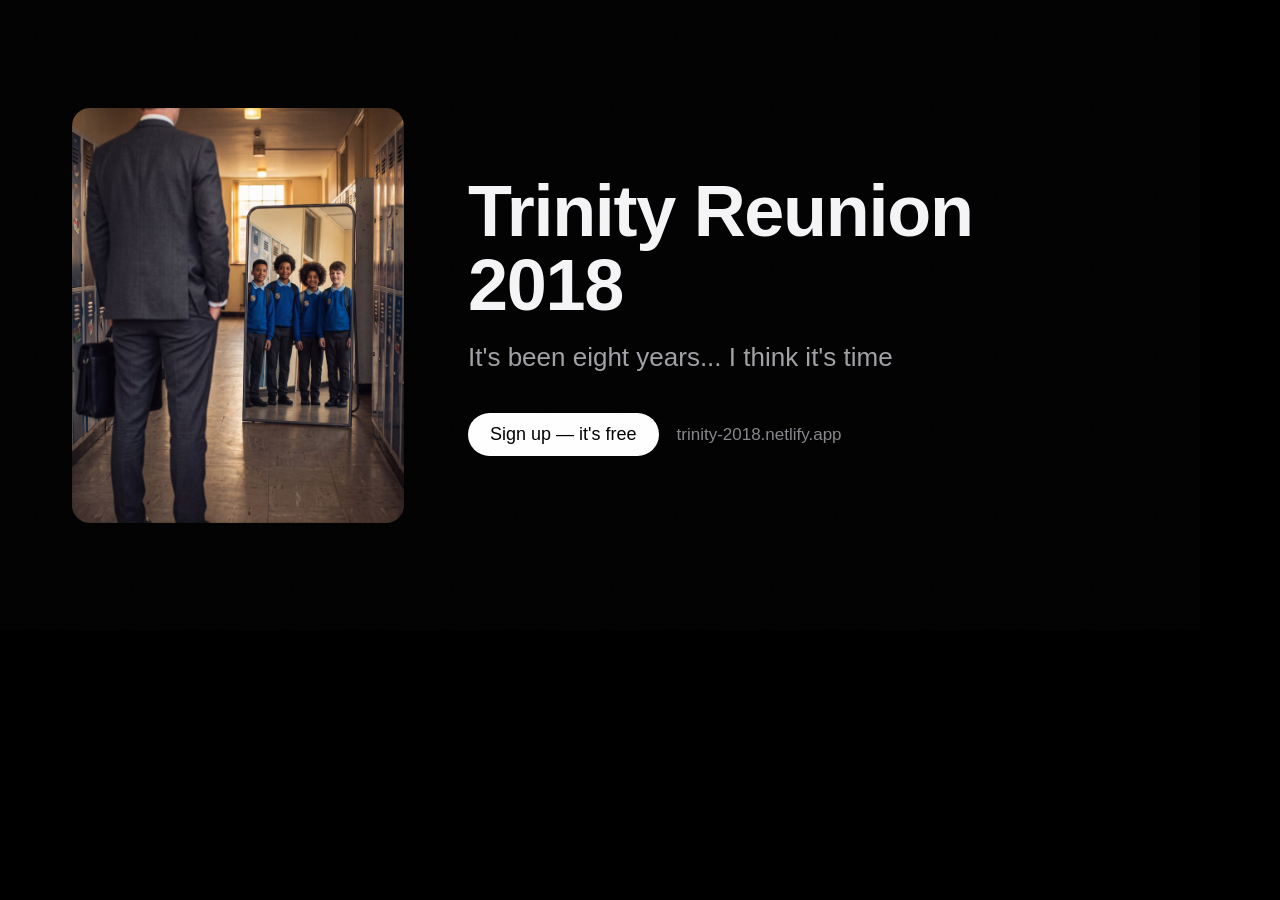
<file: og-card.html>
<!DOCTYPE html>
<html lang="en">
<head>
<meta charset="UTF-8" />
<meta name="robots" content="noindex, nofollow" />
<title>OG card source — Trinity 2018</title>
<!--
  Source for og.png, the WhatsApp/iMessage/social preview image.
  Not linked from anywhere; it exists so the card can be regenerated.

  To rebuild after editing:
    "/Applications/Google Chrome.app/Contents/MacOS/Google Chrome" \
      --headless --disable-gpu --hide-scrollbars --virtual-time-budget=6000 \
      --window-size=1200,630 --screenshot=og.png og-card.html

  Must stay exactly 1200x630 - that is the aspect ratio WhatsApp and
  iMessage crop to. Keep text well inside the edges; some clients crop.
-->
<style>
  * { box-sizing: border-box; margin: 0; padding: 0; }
  html, body { width: 1200px; height: 630px; overflow: hidden; }
  body {
    position: relative;
    display: flex;
    align-items: center;
    gap: 64px;
    padding: 0 72px;
    background: #000;
    color: #f5f5f7;
    font-family: -apple-system, BlinkMacSystemFont, 'SF Pro Text', 'Segoe UI', Roboto, sans-serif;
  }
  .shot {
    flex: 0 0 auto;
    width: 332px;
    aspect-ratio: 4 / 5;
    border-radius: 18px;
    overflow: hidden;
    box-shadow: rgba(0,0,0,0.55) 0 24px 56px -16px;
  }
  .shot img { width: 100%; height: 100%; object-fit: cover; display: block; }
  .inner { flex: 1 1 auto; }
  h1 {
    font-family: -apple-system, BlinkMacSystemFont, 'SF Pro Display', 'Segoe UI', Roboto, sans-serif;
    font-size: 72px;
    font-weight: 600;
    line-height: 1.03;
    letter-spacing: -0.018em;
  }
  .sub { margin-top: 20px; font-size: 26px; color: #a1a1a6; }
  .foot { margin-top: 40px; display: flex; align-items: center; gap: 18px; }
  .pill {
    padding: 11px 22px;
    background: #fff;
    color: #000;
    border-radius: 999px;
    font-size: 18px;
    font-weight: 500;
  }
  .url { font-size: 17px; color: #86868b; }
  .grain {
    position: absolute; inset: 0; opacity: 0.03; pointer-events: none;
    background-image: url("data:image/svg+xml,%3Csvg xmlns='http://www.w3.org/2000/svg' width='160' height='160'%3E%3Cfilter id='n'%3E%3CfeTurbulence type='fractalNoise' baseFrequency='0.8' numOctaves='4'/%3E%3C/filter%3E%3Crect width='160' height='160' filter='url(%23n)'/%3E%3C/svg%3E");
  }
</style>
</head>
<body>
  <div class="grain"></div>

  <figure class="shot"><img src="hero-800.jpg" alt="" /></figure>

  <div class="inner">
    <h1>Trinity Reunion 2018</h1>
    <p class="sub">It's been eight years... I think it's time</p>
    <div class="foot">
      <span class="pill">Sign up — it's free</span>
      <span class="url">trinity-2018.netlify.app</span>
    </div>
  </div>
</body>
</html>
</file>
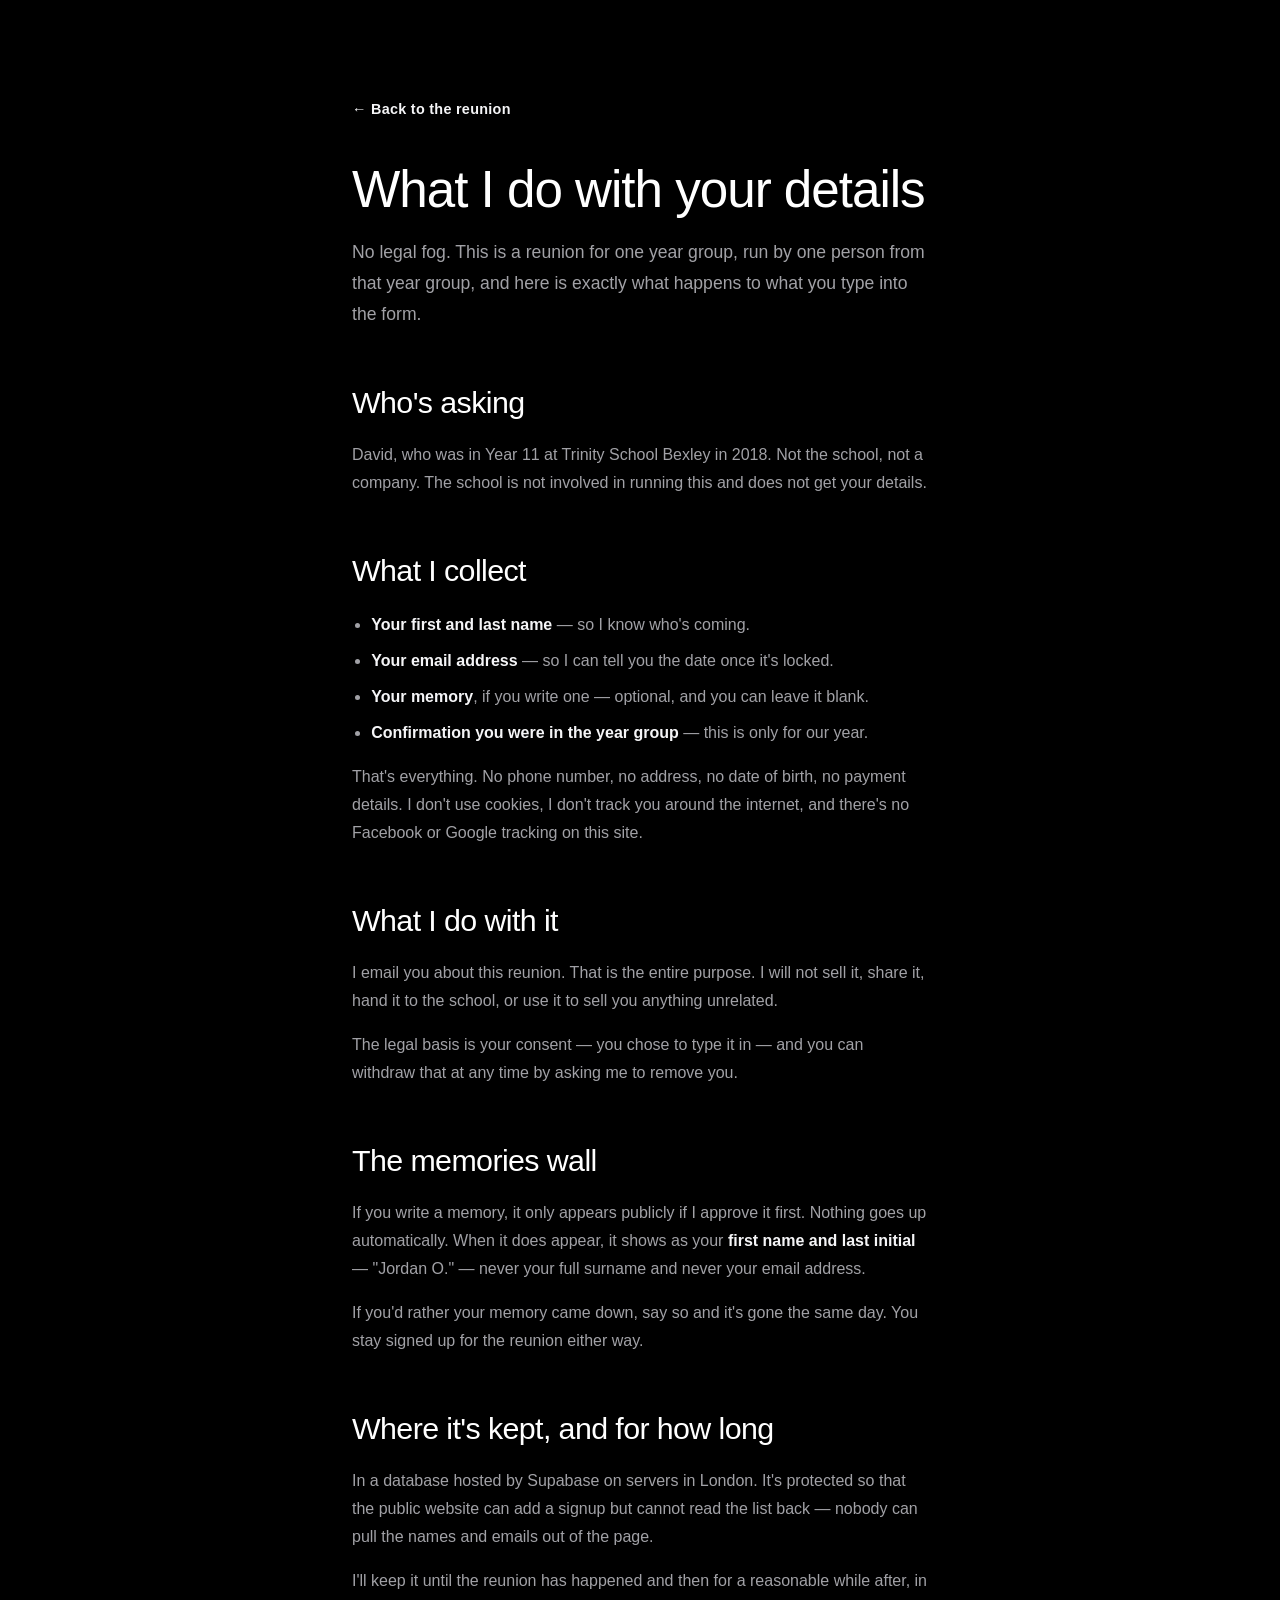
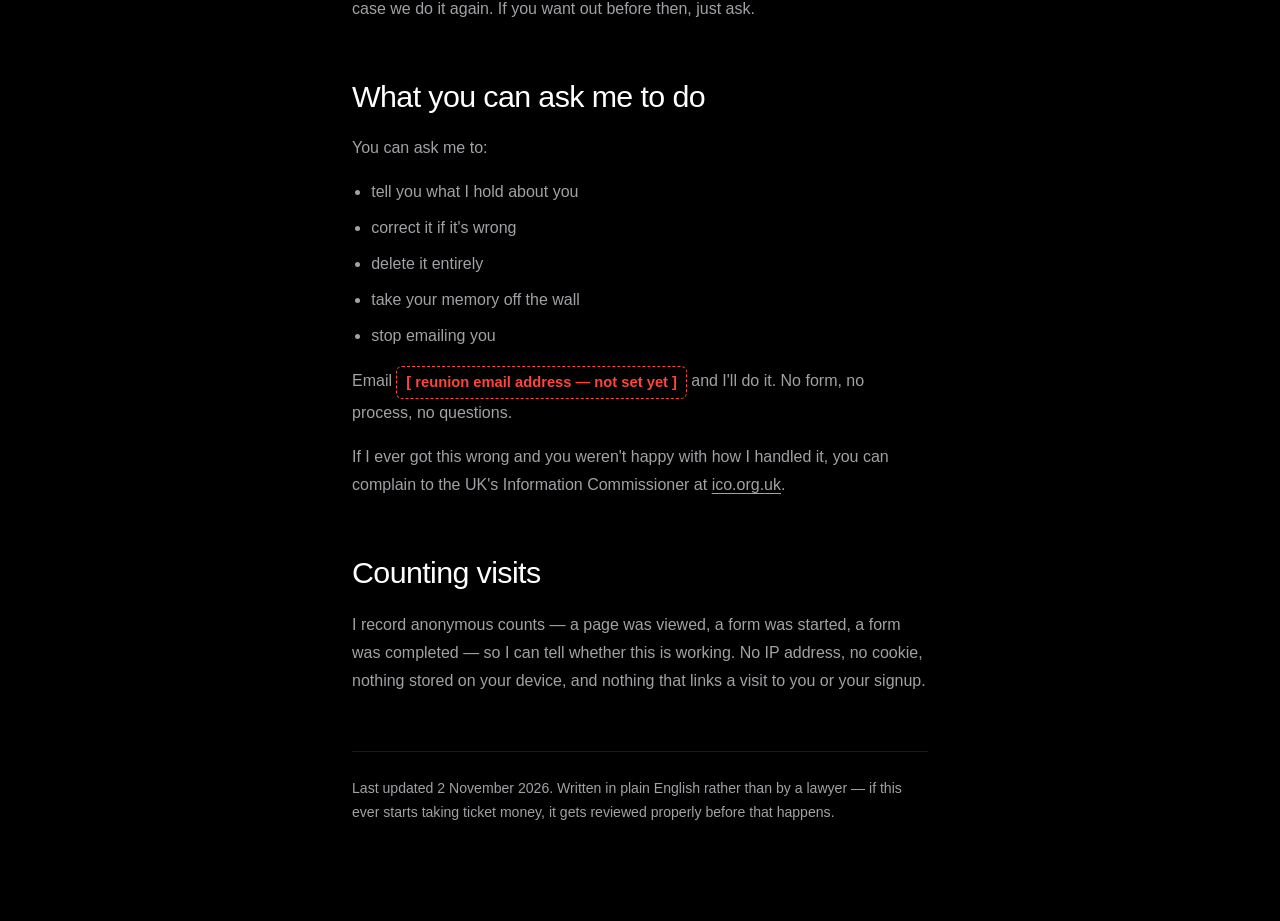
<file: privacy.html>
<!DOCTYPE html>
<html lang="en">
<head>
<meta charset="UTF-8" />
<meta name="viewport" content="width=device-width, initial-scale=1.0" />
<meta name="robots" content="noindex, nofollow" />
<title>What I do with your details — Trinity 2018 Reunion</title>
<meta name="description" content="Plain English: what I collect when you sign up for the Trinity 2018 reunion, why, and how to be removed." />
<meta name="theme-color" content="#000000" />
<link rel="icon" href="data:image/svg+xml,<svg xmlns='http://www.w3.org/2000/svg' viewBox='0 0 100 100'><rect width='100' height='100' rx='22' fill='%23000000'/><text y='70' x='50' text-anchor='middle' font-family='Georgia,serif' font-size='52' fill='%23E9B949'>T</text></svg>" />
<link rel="stylesheet" href="styles.css" />
<style>
  .doc { max-width: 42rem; margin: 0 auto; padding: clamp(3.5rem, 10vw, 6rem) var(--page) 5rem; }
  .doc__back { display: inline-block; margin-bottom: 2.5rem; color: var(--gold); text-decoration: none; font-size: .9rem; font-weight: 600; letter-spacing: .02em; }
  .doc__back:hover { text-decoration: underline; }
  .doc h1 { font-family: var(--display); font-size: clamp(2.1rem, 7vw, 3.2rem); line-height: 1.08; color: #fff; }
  .doc__lede { margin-top: 1.25rem; color: var(--muted); font-size: 1.1rem; line-height: 1.7; }
  .doc h2 { font-family: var(--display); font-size: clamp(1.4rem, 4.5vw, 1.9rem); color: #fff; margin: 3rem 0 .85rem; }
  .doc p { color: var(--muted); line-height: 1.75; margin-bottom: 1rem; }
  .doc ul { color: var(--muted); line-height: 1.75; padding-left: 1.2rem; margin-bottom: 1rem; }
  .doc li { margin-bottom: .5rem; }
  .doc a { color: var(--gold); }
  .todo { display: inline-block; padding: .15rem .55rem; border: 1px dashed var(--danger); border-radius: 6px; color: var(--danger); font-weight: 600; font-size: .92em; }
  .updated { margin-top: 3.5rem; padding-top: 1.5rem; border-top: 1px solid var(--line); color: var(--faint); font-size: .88rem; }
</style>
</head>
<body>

<main class="doc">
  <a class="doc__back" href="index.html">← Back to the reunion</a>

  <h1>What I do with your details</h1>
  <p class="doc__lede">
    No legal fog. This is a reunion for one year group, run by one person from that
    year group, and here is exactly what happens to what you type into the form.
  </p>

  <h2>Who's asking</h2>
  <p>
    David, who was in Year 11 at Trinity School Bexley in 2018. Not the school, not a
    company. The school is not involved in running this and does not get your details.
  </p>

  <h2>What I collect</h2>
  <ul>
    <li><strong>Your first and last name</strong> — so I know who's coming.</li>
    <li><strong>Your email address</strong> — so I can tell you the date once it's locked.</li>
    <li><strong>Your memory</strong>, if you write one — optional, and you can leave it blank.</li>
    <li><strong>Confirmation you were in the year group</strong> — this is only for our year.</li>
  </ul>
  <p>
    That's everything. No phone number, no address, no date of birth, no payment details.
    I don't use cookies, I don't track you around the internet, and there's no Facebook
    or Google tracking on this site.
  </p>

  <h2>What I do with it</h2>
  <p>
    I email you about this reunion. That is the entire purpose. I will not sell it, share
    it, hand it to the school, or use it to sell you anything unrelated.
  </p>
  <p>
    The legal basis is your consent — you chose to type it in — and you can withdraw that
    at any time by asking me to remove you.
  </p>

  <h2>The memories wall</h2>
  <p>
    If you write a memory, it only appears publicly if I approve it first. Nothing goes up
    automatically. When it does appear, it shows as your <strong>first name and last
    initial</strong> — "Jordan O." — never your full surname and never your email address.
  </p>
  <p>
    If you'd rather your memory came down, say so and it's gone the same day. You stay
    signed up for the reunion either way.
  </p>

  <h2>Where it's kept, and for how long</h2>
  <p>
    In a database hosted by Supabase on servers in London. It's protected so that the
    public website can add a signup but cannot read the list back — nobody can pull the
    names and emails out of the page.
  </p>
  <p>
    I'll keep it until the reunion has happened and then for a reasonable while after, in
    case we do it again. If you want out before then, just ask.
  </p>

  <h2>What you can ask me to do</h2>
  <p>You can ask me to:</p>
  <ul>
    <li>tell you what I hold about you</li>
    <li>correct it if it's wrong</li>
    <li>delete it entirely</li>
    <li>take your memory off the wall</li>
    <li>stop emailing you</li>
  </ul>
  <p>
    Email <span class="todo">[ reunion email address — not set yet ]</span> and I'll do it.
    No form, no process, no questions.
  </p>
  <p>
    If I ever got this wrong and you weren't happy with how I handled it, you can complain
    to the UK's Information Commissioner at <a href="https://ico.org.uk/" rel="noopener">ico.org.uk</a>.
  </p>

  <h2>Counting visits</h2>
  <p>
    I record anonymous counts — a page was viewed, a form was started, a form was completed
    — so I can tell whether this is working. No IP address, no cookie, nothing stored on
    your device, and nothing that links a visit to you or your signup.
  </p>

  <p class="updated">
    Last updated 2 November 2026. Written in plain English rather than by a lawyer — if this
    ever starts taking ticket money, it gets reviewed properly before that happens.
  </p>
</main>

</body>
</html>
</file>
<file: styles.css>
/* ──────────────────────────────────────────────────────────────────────────
   Trinity 2018 — design system
   Modern premium dark. Gold on near-black, serif display, mobile-first.

   Note on reveals: anything using [data-reveal] / [data-split] is only
   hidden when <html> carries .motion-on, which motion.js adds *after* GSAP
   has actually loaded. So if the CDN dies or JS is off, the page renders
   fully visible instead of blank. Never hide content behind JS that might
   not arrive.
   ────────────────────────────────────────────────────────────────────────── */

:root {
  /* Apple works in NEUTRAL blacks, not blue-blacks. Subtle, and most of why
     the page now reads cooler and quieter than it did.
     The colour change between tiles is the section divider - there are no
     rules or borders between sections anywhere in this system. */
  --ink:        #000000;   /* tile A */
  --ink-tile:   #1d1d1f;   /* tile B */
  --ink-raised: #272729;   /* a card sitting on a tile */
  --ink-input:  #1d1d1f;
  --line:       rgba(255, 255, 255, 0.10);
  --line-strong:rgba(255, 255, 255, 0.22);

  --text:    #f5f5f7;
  --muted:   #a1a1a6;
  --faint:   #86868b;   /* lifted from #646B78, which failed AA for body text */

  /* No interface colour. White is the interactive value and the photographs
     supply every bit of colour on the page. The old gold was arbitrary - it
     referred to nothing about this school, this year, or this photograph -
     and arbitrary colour is what makes a page look generated.
     Red and green below are semantic state, not brand. */
  --action:      #ffffff;
  --action-soft: #d2d2d7;
  --action-dim:  rgba(255, 255, 255, 0.14);
  --danger:      #ff453a;
  --ok:          #30d158;

  /* SF Pro on Apple hardware, Roboto on Android, Segoe on Windows. No webfont
     request at all - faster, and what Apple actually ships. */
  --sans: -apple-system, BlinkMacSystemFont, 'SF Pro Text', 'Segoe UI', Roboto, Helvetica, Arial, sans-serif;
  --display: -apple-system, BlinkMacSystemFont, 'SF Pro Display', 'Segoe UI', Roboto, Helvetica, Arial, sans-serif;

  --page: clamp(1.5rem, 5vw, 3rem);
  --max:  68rem;
  --max-narrow: 42rem;

  /* Apple's section rhythm: roughly one viewport per tile, 80px gutters */
  --section-y: clamp(4.5rem, 9vw, 6.5rem);

  --r-card: 18px;
  --r-field: 11px;
  --r-chip: 8px;
  --r-photo: 5px;

  --ease: cubic-bezier(0.22, 1, 0.36, 1);
}

*, *::before, *::after { box-sizing: border-box; }

html {
  background: var(--ink);
  -webkit-text-size-adjust: 100%;
}

body {
  margin: 0;
  background: var(--ink);
  color: var(--text);
  font-family: var(--sans);
  font-size: 1rem;
  line-height: 1.65;
  -webkit-font-smoothing: antialiased;
  overflow-x: hidden;
}

/* No film grain, no decorative gradients. Apple's system has neither:
   "no decorative chrome, no shadows on chrome". Taking them out is most of
   what makes this read as restraint rather than effects. */

h1, h2, h3 { margin: 0; font-weight: 400; letter-spacing: -0.02em; }
p { margin: 0; }
strong { font-weight: 600; color: var(--text); }
em { font-style: italic; }
canvas { display: block; }

/* Surfaces the browser would otherwise style for us. Cheap, and the single
   clearest signal that a page was built rather than assembled. */
::selection { background: var(--text); color: #000; }
html { scrollbar-color: #3a3a3c transparent; scrollbar-width: thin; }
::-webkit-scrollbar { width: 10px; height: 10px; }
::-webkit-scrollbar-track { background: transparent; }
::-webkit-scrollbar-thumb { background: #3a3a3c; border-radius: 999px; }
::-webkit-scrollbar-thumb:hover { background: #4e4e52; }
input, textarea { caret-color: var(--text); }
a { text-underline-offset: 0.18em; text-decoration-thickness: from-font; }

:focus-visible {
  outline: 2px solid var(--action);
  outline-offset: 3px;
  border-radius: 4px;
}

.skip {
  position: absolute;
  left: -9999px;
  top: 0;
  z-index: 9999;
  padding: 0.75rem 1.25rem;
  background: var(--action);
  color: #000;
  font-weight: 600;
  text-decoration: none;
}
.skip:focus { left: 1rem; top: 1rem; }

/* ─────────────────────────── Reveal primitives ─────────────────────────── */

.motion-on [data-reveal] {
  opacity: 0;
  transform: translateY(1.25rem);
  will-change: transform, opacity;
}
.motion-on .word {
  display: inline-block;
  opacity: 0;
  transform: translateY(0.7em);
}
/* overflow:hidden masks the words as they rise, but would clip descenders
   (g, y, p) — the padding/margin pair gives them room back */
.word-wrap {
  display: inline-block;
  overflow: hidden;
  vertical-align: top;
  padding-bottom: 0.14em;
  margin-bottom: -0.14em;
}

/* ─────────────────────────────── Loader ─────────────────────────────── */

/* Hidden by default so it can never appear *after* the content has painted.
   The inline script in <head> opts it in before first paint when JS is on,
   and clears it on a timer if motion.js never arrives. */
.loader { display: none; }

html.js-on .loader {
  position: fixed;
  inset: 0;
  z-index: 8000;
  display: grid;
  place-content: center;
  justify-items: center;
  gap: 1.5rem;
  background: var(--ink);
  transition: opacity 0.7s var(--ease), visibility 0.7s;
}
html.js-on .loader.is-done { opacity: 0; visibility: hidden; }

.loader__mark {
  font-family: var(--display);
  font-size: clamp(2.5rem, 9vw, 4rem);
  letter-spacing: 0.02em;
  text-align: center;
  color: var(--text);
}
.loader__mark span { color: var(--action); margin: 0 0.1em; }

.loader__bar {
  width: min(13rem, 48vw);
  height: 2px;
  background: var(--line);
  overflow: hidden;
}
.loader__bar i {
  display: block;
  height: 100%;
  width: 0;
  background: var(--action);
  transition: width 0.4s linear;
}

/* ──────────────────────────────── Hero ────────────────────────────────
   The photograph leads and the words follow it, rather than sitting on top
   of it. Nothing is cropped: the source is 4:5 and so is the frame. */

.hero {
  position: relative;
  background: var(--ink);
  min-height: 100svh;
  display: grid;
  align-content: center;
  justify-items: center;
  /* Padding scales with viewport HEIGHT, not just width: on a short laptop
     the photo and the words still have to share one screen. */
  padding: clamp(2.5rem, 7svh, 4rem) var(--page) clamp(2rem, 6svh, 3.5rem);
  text-align: center;
}

.hero__inner {
  display: grid;
  justify-items: center;
  gap: clamp(1rem, 3svh, 1.8rem);
  max-width: 44rem;
  width: 100%;
}

.hero__media {
  margin: 0;
  /* Bounded by height as well as width, so the photo and the words below it
     still share one viewport on a short laptop screen. */
  width: min(25rem, 66vw, 34svh);
  aspect-ratio: 4 / 5;
  border-radius: var(--r-card);
  overflow: hidden;
  background: var(--ink-tile);
  /* The one elevation in the system: imagery resting on a surface. */
  box-shadow: rgba(0, 0, 0, 0.55) 0 1.5rem 3.5rem -1rem;
}

.hero__img { display: block; width: 100%; height: 100%; object-fit: cover; }

/* The authored moment: the photograph resolves out of blur as it decodes,
   like a memory coming into focus. Opt-in via .js-on, so with JS off it is
   simply sharp. */
.js-on .hero__img {
  opacity: 0;
  transform: scale(1.06);
  filter: blur(22px) saturate(0.55);
  transition:
    opacity 1.1s var(--ease),
    transform 2.2s var(--ease),
    filter 1.8s var(--ease);
  will-change: opacity, transform, filter;
}
.js-on .hero__media.is-loaded .hero__img {
  opacity: 1;
  transform: scale(1);
  filter: blur(0px) saturate(1);
}

.hero__title {
  font-family: var(--display);
  font-weight: 600;
  font-size: clamp(2.3rem, 6.4vw, 4rem);
  line-height: 1.04;
  letter-spacing: -0.018em;
  text-wrap: balance;
  color: var(--text);
}

.hero__sub {
  max-width: 28rem;
  font-size: clamp(1.15rem, 2.9vw, 1.5rem);
  font-weight: 400;
  line-height: 1.22;
  color: var(--muted);
}

.hero__actions {
  display: grid;
  justify-items: center;
  gap: 0.9rem;
}
.hero__note { font-size: 0.875rem; color: var(--faint); }

/* ──────────────────────────────── Buttons ──────────────────────────────── */

.btn {
  position: relative;
  display: inline-flex;
  align-items: center;
  justify-content: center;
  gap: 0.6rem;
  /* Apple's pill: 11px 22px, body-size, regular weight. Deliberately smaller
     and quieter than a typical CTA - confidence, not volume. */
  padding: 0.7rem 1.4rem;
  border: 1px solid transparent;
  border-radius: 999px;
  font-family: var(--sans);
  font-size: 1.0625rem;
  font-weight: 400;
  letter-spacing: -0.01em;
  text-decoration: none;
  cursor: pointer;
  transition: transform 0.4s var(--ease), background-color 0.3s, color 0.3s, border-color 0.3s;
}
.btn--primary {
  background: var(--action);
  color: #000;
}
.btn--primary:hover { background: var(--action-soft); }
.btn--ghost {
  background: transparent;
  border-color: var(--line-strong);
  color: var(--text);
}
.btn--ghost:hover { border-color: var(--action); color: var(--action); }
.btn--full { width: 100%; }
.btn:disabled { opacity: 0.65; cursor: not-allowed; }
.btn:active { transform: scale(0.985); }

.btn__spinner { display: none; width: 1rem; height: 1rem; }
.btn.is-loading .btn__spinner {
  display: block;
  border: 2px solid rgba(0, 0, 0, 0.25);
  border-top-color: #000;
  border-radius: 50%;
  animation: spin 0.7s linear infinite;
}
@keyframes spin { to { transform: rotate(360deg); } }

/* ──────────────────────────────── Story ──────────────────────────────── */

.story {
  background: var(--ink-tile);
  padding: var(--section-y) var(--page);
  display: grid;
  gap: clamp(3.5rem, 9vw, 6rem);
}

.block { max-width: var(--max-narrow); margin: 0 auto; width: 100%; }

.block__title {
  font-family: var(--display);
  font-weight: 600;
  font-size: clamp(1.8rem, 4.6vw, 2.5rem);
  line-height: 1.1;
  letter-spacing: -0.012em;
  margin-bottom: 1.1rem;
  color: var(--text);
}

/* Apple's "lead-airy": weight 300 at a generous size with 1.5 leading. This
   is the single thing that makes long copy pleasant to scroll past. */
.block__body {
  font-size: clamp(1.15rem, 2.6vw, 1.6rem);
  font-weight: 300;
  line-height: 1.5;
  letter-spacing: -0.008em;
  color: var(--muted);
}
.story .block:first-child .block__body { color: var(--text); }
.block__body strong { font-weight: 500; }

/* ──────────────────────────── Memories wall ────────────────────────────
   No `display` is declared on .wall, so the `hidden` attribute still works
   and the section stays out of the page until there is something approved. */

.wall {
  background: var(--ink);
  padding: var(--section-y) var(--page);
}
.wall__inner { max-width: var(--max); margin: 0 auto; }

.wall__title {
  margin-top: 1rem;
  font-family: var(--display);
  font-weight: 600;
  font-size: clamp(1.9rem, 4.8vw, 2.75rem);
  letter-spacing: -0.012em;
  line-height: 1.1;
  color: var(--text);
  text-align: center;
}

/* CSS columns give a masonry feel with no library and no layout thrash */
.wall__grid {
  margin-top: clamp(2.5rem, 6vw, 4rem);
  columns: 1;
  column-gap: 1.25rem;
}
@media (min-width: 40rem) { .wall__grid { columns: 2; } }
@media (min-width: 64rem) { .wall__grid { columns: 3; } }

.memory {
  break-inside: avoid;
  margin: 0 0 1.25rem;
  padding: 1.6rem 1.5rem 1.3rem;
  background: var(--ink-raised);
  border: 1px solid var(--line);
  border-radius: var(--r-card);
  opacity: 0;
  transform: translateY(1rem);
  transition: opacity 0.7s var(--ease), transform 0.7s var(--ease), border-color 0.3s;
}
.wall.is-ready .memory { opacity: 1; transform: none; }
.memory:hover { border-color: var(--line-strong); }

.memory__text {
  margin: 0;
  font-family: var(--display);
  font-size: clamp(1.1rem, 3.4vw, 1.3rem);
  line-height: 1.45;
  color: var(--text);
  white-space: pre-wrap;      /* keep the line breaks people actually typed */
  overflow-wrap: anywhere;    /* someone will paste a 400-character word */
}
.memory__text::before { content: '\201C'; color: var(--action); }
.memory__text::after  { content: '\201D'; color: var(--action); }

.memory__name {
  margin-top: 1.1rem;
  font-family: var(--sans);
  font-size: 0.74rem;
  font-weight: 600;
  letter-spacing: 0.18em;
  text-transform: uppercase;
  color: var(--action);
}

.wall__foot {
  margin-top: 2.5rem;
  text-align: center;
  color: var(--faint);
  font-size: 0.95rem;
}

/* ────────────────────── Scroll-scatter photo stage ──────────────────────
   Cards interpolate from a centre pile (--sx/--sy/--sr) out to perimeter
   positions entirely in calc(), driven by one --p that scatter.js updates.

   The phone layout works by swapping which variable feeds the transform
   (--ux/--uy/--ur), not by overriding the inline values - a media query
   cannot beat an inline style, but it can point at a different variable. */

.scatter {
  background: var(--ink);
  /* clip, NOT hidden: hidden would make this a scroll container and the
     sticky stage inside would stop sticking */
  overflow-x: clip;
}

.scatter__track {
  position: relative;
  height: 350svh;
}

.scatter__stage {
  position: sticky;
  top: 0;
  height: 100svh;
  display: grid;
  place-items: center;
  --p: 0;
  --copy: 0;
}

.scatter__cards { position: absolute; inset: 0; pointer-events: none; }

.scatter__card {
  position: absolute;
  left: 50%;
  top: 50%;
  /* bounded by height as well as width: positions are in svh but the
     card was sized only in rem/vw, so short viewports overflowed */
  width: clamp(5.5rem, min(14vw, 19svh), 12.5rem);
  margin: 0;
  padding: 0.4rem;
  background: var(--ink-raised);
  border: 1px solid rgba(233, 185, 73, 0.28);
  border-radius: var(--r-photo);
  /* The only elevation in the system, exactly as Apple spec it:
     one soft drop under imagery resting on a surface. */
  box-shadow: rgba(0, 0, 0, 0.22) 3px 5px 30px;

  --px: 0px;
  --py: 0px;
  --ux: var(--dx);
  --uy: var(--dy);
  --ur: var(--dr);

  transform:
    translate(-50%, -50%)
    translate(
      calc(var(--sx) + (var(--ux) - var(--sx)) * var(--p) + var(--px)),
      calc(var(--sy) + (var(--uy) - var(--sy)) * var(--p) + var(--py))
    )
    rotate(calc(var(--sr) + (var(--ur) - var(--sr)) * var(--p)))
    scale(calc(1 + (var(--dsc) - 1) * var(--p)));

  will-change: transform;
}

.scatter__card img {
  display: block;
  width: 100%;
  height: auto;
  aspect-ratio: 4 / 5;
  object-fit: cover;
  border-radius: 2px;
}

.scatter__card-name {
  margin-top: 0.45rem;
  font-size: 0.6rem;
  font-weight: 600;
  letter-spacing: 0.16em;
  text-transform: uppercase;
  color: var(--action);
  text-align: center;
  white-space: nowrap;
  overflow: hidden;
  text-overflow: ellipsis;
}
.scatter__card-name:empty { display: none; }

.scatter__center {
  position: relative;
  z-index: 50;
  max-width: 26rem;   /* narrower so the cards have room to clear it */
  padding: 0 var(--page);
  text-align: center;
  opacity: var(--copy);
  transform: scale(calc(0.93 + 0.07 * var(--copy)));
  pointer-events: none;   /* invisible copy must not swallow clicks */
}
.scatter__stage.copy-in .scatter__center { pointer-events: auto; }

.scatter__heading {
  font-family: var(--display);
  font-weight: 600;
  font-size: clamp(1.9rem, 4.8vw, 2.75rem);
  letter-spacing: -0.012em;
  line-height: 1.08;
  color: var(--text);
  text-shadow: 0 2px 30px rgba(0, 0, 0, 0.8);
}
.scatter__sub {
  margin-top: 1.1rem;
  color: var(--muted);
  font-size: clamp(1rem, 3vw, 1.1rem);
  line-height: 1.65;
  text-shadow: 0 2px 24px rgba(0, 0, 0, 0.8);
}
.scatter__cta { margin-top: 2rem; }
.scatter__note { margin-top: 1rem; font-size: 0.85rem; color: var(--faint); }


@media (max-width: 749px), (pointer: coarse) {
  /* Two bands, top and bottom. Nothing lands on the copy. */
  .scatter__card {
    --ux: var(--mx);
    --uy: var(--my);
    --ur: var(--mr);
    width: clamp(4.75rem, min(25vw, 15svh), 8rem);
  }
  .scatter__track { height: 300svh; }
}

/* Reduced motion: no sticky, no scroll hijack, no dead space - just the
   photos in a row with the copy underneath. */
.scatter.is-static .scatter__track { height: auto; }
.scatter.is-static .scatter__stage {
  position: relative;
  height: auto;
  padding: 1rem 0 3rem;
  gap: 2.5rem;
}
.scatter.is-static .scatter__cards {
  position: relative;
  inset: auto;
  display: flex;
  flex-wrap: wrap;
  gap: 0.9rem;
  justify-content: center;
  padding: 0 var(--page);
}
.scatter.is-static .scatter__card {
  position: relative;
  left: auto;
  top: auto;
  transform: none;
  width: clamp(6.5rem, 20vw, 9.5rem);
}

/* ─────────────────────────────── Counter ─────────────────────────────── */

.counter {
  background: var(--ink-tile);
  padding: var(--section-y) var(--page);
}
.counter[data-unavailable] { display: none; }

.counter__inner { max-width: var(--max-narrow); margin: 0 auto; text-align: center; }

.counter__label {
  margin-top: 0.4rem;
  font-size: 1.0625rem;
  color: var(--muted);
  letter-spacing: 0;
  text-transform: none;
}
.counter__number {
  font-family: var(--display);
  font-weight: 600;
  font-size: clamp(4.5rem, 20vw, 11rem);
  line-height: 1;
  letter-spacing: -0.03em;
  color: var(--action);
  font-variant-numeric: tabular-nums;
  margin: 0;
}
.counter__progress { margin: 1.5rem auto 0; max-width: 26rem; }
.counter__track {
  height: 3px;
  background: var(--line);
  border-radius: 999px;
  overflow: hidden;
}
.counter__fill {
  height: 100%;
  width: 0;
  background: linear-gradient(90deg, var(--action), var(--action-soft));
  border-radius: 999px;
  transition: width 1.4s var(--ease);
}
.counter__goal { margin-top: 0.85rem; color: var(--muted); font-size: 0.95rem; }
.counter__hint { margin-top: 1.25rem; color: var(--faint); font-size: 0.95rem; }

/* ─────────────────────────────── Register ─────────────────────────────── */

.register { background: var(--ink); padding: var(--section-y) var(--page); }
.register__inner { max-width: var(--max-narrow); margin: 0 auto; }

.register__title {
  font-family: var(--display);
  font-weight: 600;
  font-size: clamp(1.9rem, 4.8vw, 2.75rem);
  letter-spacing: -0.012em;
  color: var(--text);
  margin-bottom: 1.1rem;
}
.register__intro {
  color: var(--muted);
  font-size: clamp(1.02rem, 3.2vw, 1.15rem);
  line-height: 1.7;
  margin-bottom: 3rem;
}

.form { display: grid; gap: 1.5rem; }
.form__row { display: grid; gap: 1.5rem; }
@media (min-width: 34rem) {
  .form__row { grid-template-columns: 1fr 1fr; }
}

.field { display: grid; gap: 0.5rem; }
.field > label {
  font-size: 0.85rem;
  font-weight: 600;
  color: var(--text);
  letter-spacing: 0.01em;
}
.field .opt {
  font-weight: 400;
  color: var(--faint);
  text-transform: none;
  letter-spacing: 0;
}

input[type='text'], input[type='email'], textarea {
  width: 100%;
  padding: 0.95rem 1.1rem;
  background: var(--ink-input);
  border: 1px solid var(--line);
  border-radius: var(--r-field);
  color: var(--text);
  font-family: var(--sans);
  font-size: 1rem; /* 16px minimum stops iOS zooming on focus */
  line-height: 1.5;
  transition: border-color 0.25s, background-color 0.25s, box-shadow 0.25s;
}
/* Placeholders are body text and must clear AA like any other. */
input::placeholder, textarea::placeholder { color: var(--faint); }
input:hover, textarea:hover { border-color: var(--line-strong); }
input:focus, textarea:focus {
  outline: none;
  border-color: var(--action);
  background: #2a2a2c;
  box-shadow: 0 0 0 3px var(--action-dim);
}
textarea { resize: vertical; min-height: 6rem; }

.field__hint { font-size: 0.8rem; color: var(--faint); }
.field__error { font-size: 0.82rem; color: var(--danger); min-height: 0; }
.field__error:empty { display: none; }
.field.is-invalid input, .field.is-invalid textarea { border-color: var(--danger); }

/* ── Photo picker ───────────────────────────────────────────────────────
   The whole box is a <label for="photos">, so the entire area is the tap
   target rather than a 2mm-wide "Choose file" button. */

.drop {
  position: relative;
  display: grid;
  place-items: center;
  gap: 0.4rem;
  padding: 1.8rem 1.25rem;
  border: 1px dashed var(--line-strong);
  border-radius: var(--r-field);
  background: var(--ink-input);
  text-align: center;
  cursor: pointer;
  transition: border-color 0.25s, background-color 0.25s;
}
.drop:hover { border-color: var(--action); background: #2a2a2c; }
.drop:focus-within { outline: 2px solid var(--action); outline-offset: 3px; }
.drop.has-files { border-style: solid; border-color: rgba(233, 185, 73, 0.45); }

.drop input[type="file"] {
  position: absolute;
  opacity: 0;
  width: 1px;
  height: 1px;
  pointer-events: none;
}

.drop__icon { display: block; line-height: 0; }
.drop__icon svg { width: 1.8rem; height: 1.8rem; color: var(--action); }
.drop__title { font-size: 0.95rem; font-weight: 600; color: var(--text); }
.drop__hint  { font-size: 0.8rem; color: var(--faint); }

.previews { display: flex; flex-wrap: wrap; gap: 0.6rem; margin-top: 0.25rem; }
.previews:empty { display: none; }

.preview {
  position: relative;
  width: 5.25rem;
  aspect-ratio: 1;
  border-radius: var(--r-field);
  overflow: hidden;
  border: 1px solid var(--line);
  background: var(--ink-raised);
}
.preview img { display: block; width: 100%; height: 100%; object-fit: cover; }

.preview__remove {
  position: absolute;
  top: 0.3rem;
  right: 0.3rem;
  width: 1.5rem;
  height: 1.5rem;
  display: grid;
  place-items: center;
  border: 0;
  border-radius: 50%;
  background: rgba(0, 0, 0, 0.82);
  color: var(--text);
  font-size: 1.05rem;
  line-height: 1;
  cursor: pointer;
  transition: background-color 0.2s;
}
.preview__remove:hover { background: var(--danger); }

/* Checkbox */
.field--check { margin-top: 0.25rem; }
.check {
  display: flex;
  align-items: flex-start;
  gap: 0.85rem;
  cursor: pointer;
  font-size: 0.95rem;
  color: var(--muted);
  line-height: 1.5;
}
.check input {
  position: absolute;
  opacity: 0;
  width: 1px;
  height: 1px;
}
.check__box {
  flex: 0 0 auto;
  width: 1.3rem;
  height: 1.3rem;
  margin-top: 0.1rem;
  border: 1px solid var(--line-strong);
  border-radius: var(--r-chip);
  background: var(--ink-input);
  position: relative;
  transition: background-color 0.2s, border-color 0.2s;
}
.check__box::after {
  content: '';
  position: absolute;
  left: 0.42rem;
  top: 0.17rem;
  width: 0.32rem;
  height: 0.6rem;
  border: solid #000;
  border-width: 0 2px 2px 0;
  transform: rotate(45deg) scale(0);
  transition: transform 0.2s var(--ease);
}
.check input:checked + .check__box {
  background: var(--action);
  border-color: var(--action);
}
.check input:checked + .check__box::after { transform: rotate(45deg) scale(1); }
.check input:focus-visible + .check__box {
  outline: 2px solid var(--action);
  outline-offset: 3px;
}

/* Honeypot — off-screen, never shown, never announced */
.hp {
  position: absolute;
  left: -9999px;
  width: 1px;
  height: 1px;
  overflow: hidden;
}

.form__status { font-size: 0.92rem; min-height: 1.2rem; }
.form__status.is-error { color: var(--danger); }
.form__status.is-ok { color: var(--ok); }

/* ─────────────────────────────── Success ─────────────────────────────── */

.success {
  text-align: center;
  padding: clamp(2rem, 7vw, 3.5rem) clamp(1.25rem, 5vw, 2.5rem);
  background: var(--ink-raised);
  border: 1px solid var(--line);
  border-radius: var(--r-card);
}
.success__tick {
  width: 3.75rem;
  height: 3.75rem;
  margin: 0 auto 1.5rem;
  border-radius: 50%;
  background: var(--action-dim);
  display: grid;
  place-items: center;
}
.success__tick svg {
  width: 2rem;
  height: 2rem;
  fill: none;
  stroke: var(--action);
  stroke-width: 4;
  stroke-linecap: round;
  stroke-linejoin: round;
}
.success__tick path {
  stroke-dasharray: 48;
  stroke-dashoffset: 48;
  animation: tick 0.7s var(--ease) 0.15s forwards;
}
@keyframes tick { to { stroke-dashoffset: 0; } }

.success__title {
  font-family: var(--display);
  font-weight: 600;
  font-size: clamp(1.7rem, 4.4vw, 2.25rem);
  letter-spacing: -0.012em;
  color: var(--text);
  margin-bottom: 0.75rem;
}
.success__body { color: var(--muted); max-width: 26rem; margin: 0 auto; }
.success__photos {
  margin-top: 0.85rem;
  color: var(--action);
  font-size: 0.92rem;
}

.success__share {
  margin-top: 1.75rem;
  padding-top: 1.75rem;
  border-top: 1px solid var(--line);
  color: var(--muted);
}
.success__actions {
  margin-top: 1.5rem;
  display: flex;
  flex-wrap: wrap;
  gap: 0.75rem;
  justify-content: center;
}

/* ─────────────────────────────── Footer ─────────────────────────────── */

.footer {
  background: var(--ink-tile);
  padding: 4rem var(--page) 4.5rem;
  text-align: center;
  color: var(--faint);
  font-size: 0.85rem;
  display: grid;
  gap: 0.5rem;
}
.footer__small { color: var(--faint); font-size: 0.8rem; }

/* Was falling through to the browser default — bright blue on a dark page */
.footer__link {
  color: var(--faint);
  text-decoration: underline;
  text-underline-offset: 3px;
  text-decoration-color: rgba(255, 255, 255, 0.2);
  transition: color 0.25s, text-decoration-color 0.25s;
}
.footer__link:hover { color: var(--action); text-decoration-color: var(--action); }

/* ──────────────────────────── Accessibility ──────────────────────────── */

@media (prefers-reduced-motion: reduce) {
  *, *::before, *::after {
    animation-duration: 0.01ms !important;
    animation-iteration-count: 1 !important;
    transition-duration: 0.01ms !important;
    scroll-behavior: auto !important;
  }
  .motion-on [data-reveal],
  .motion-on .word,
  .memory {
    opacity: 1 !important;
    transform: none !important;
  }
  .js-on .hero__img {
    opacity: 1 !important;
    transform: none !important;
    filter: none !important;
    animation: none !important;
  }
}
</file>
